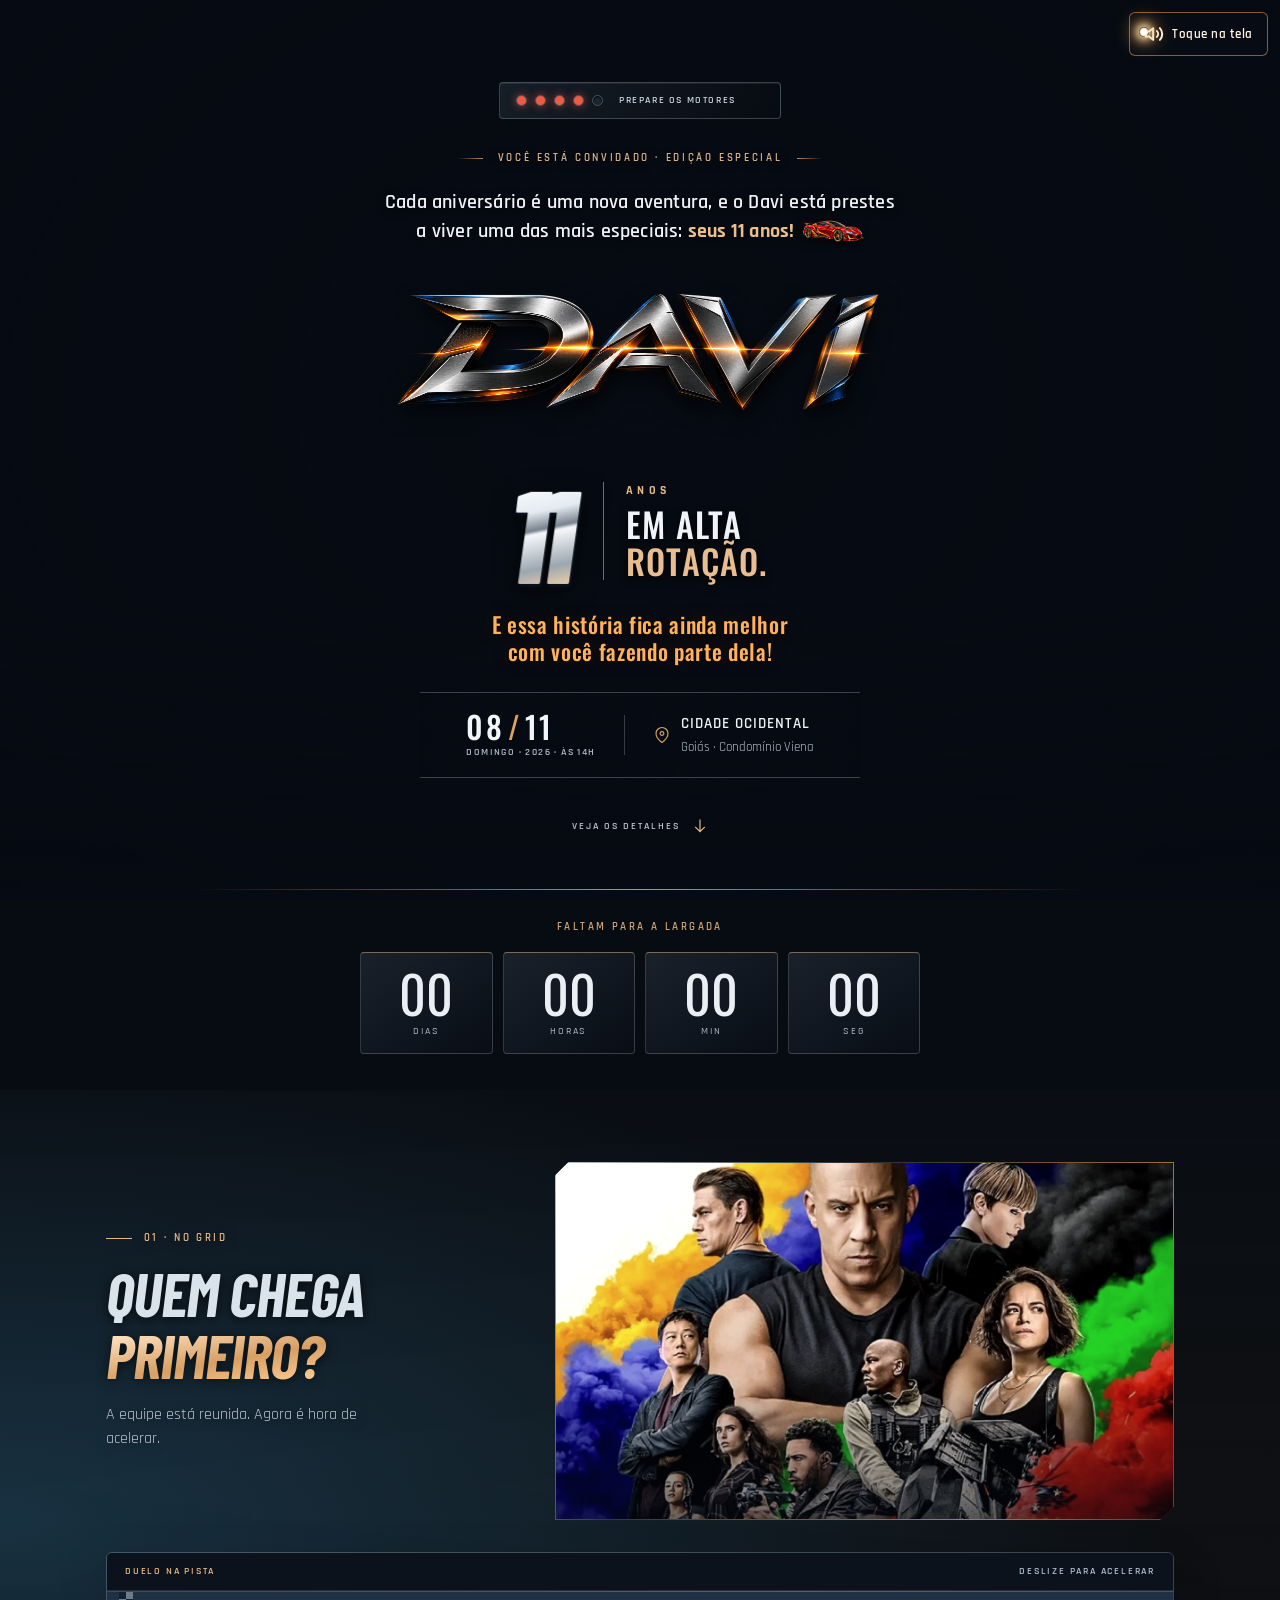
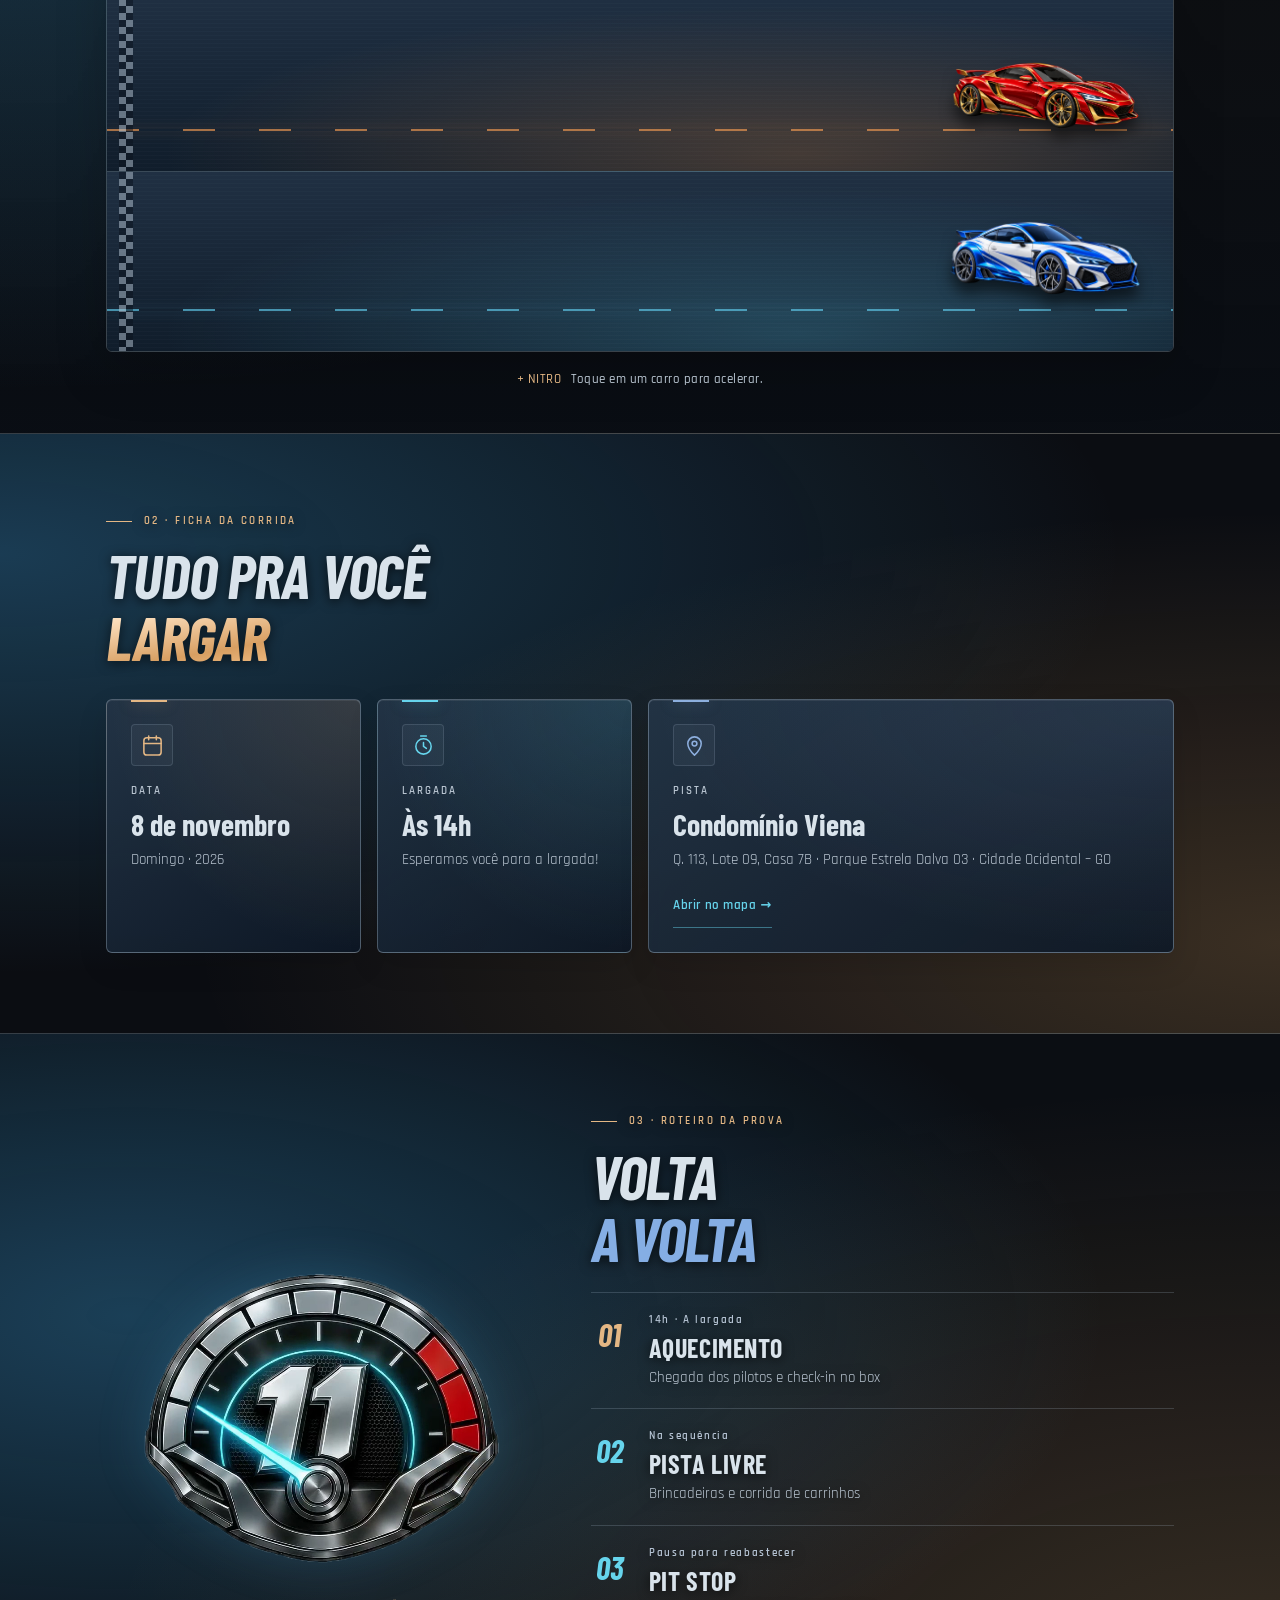
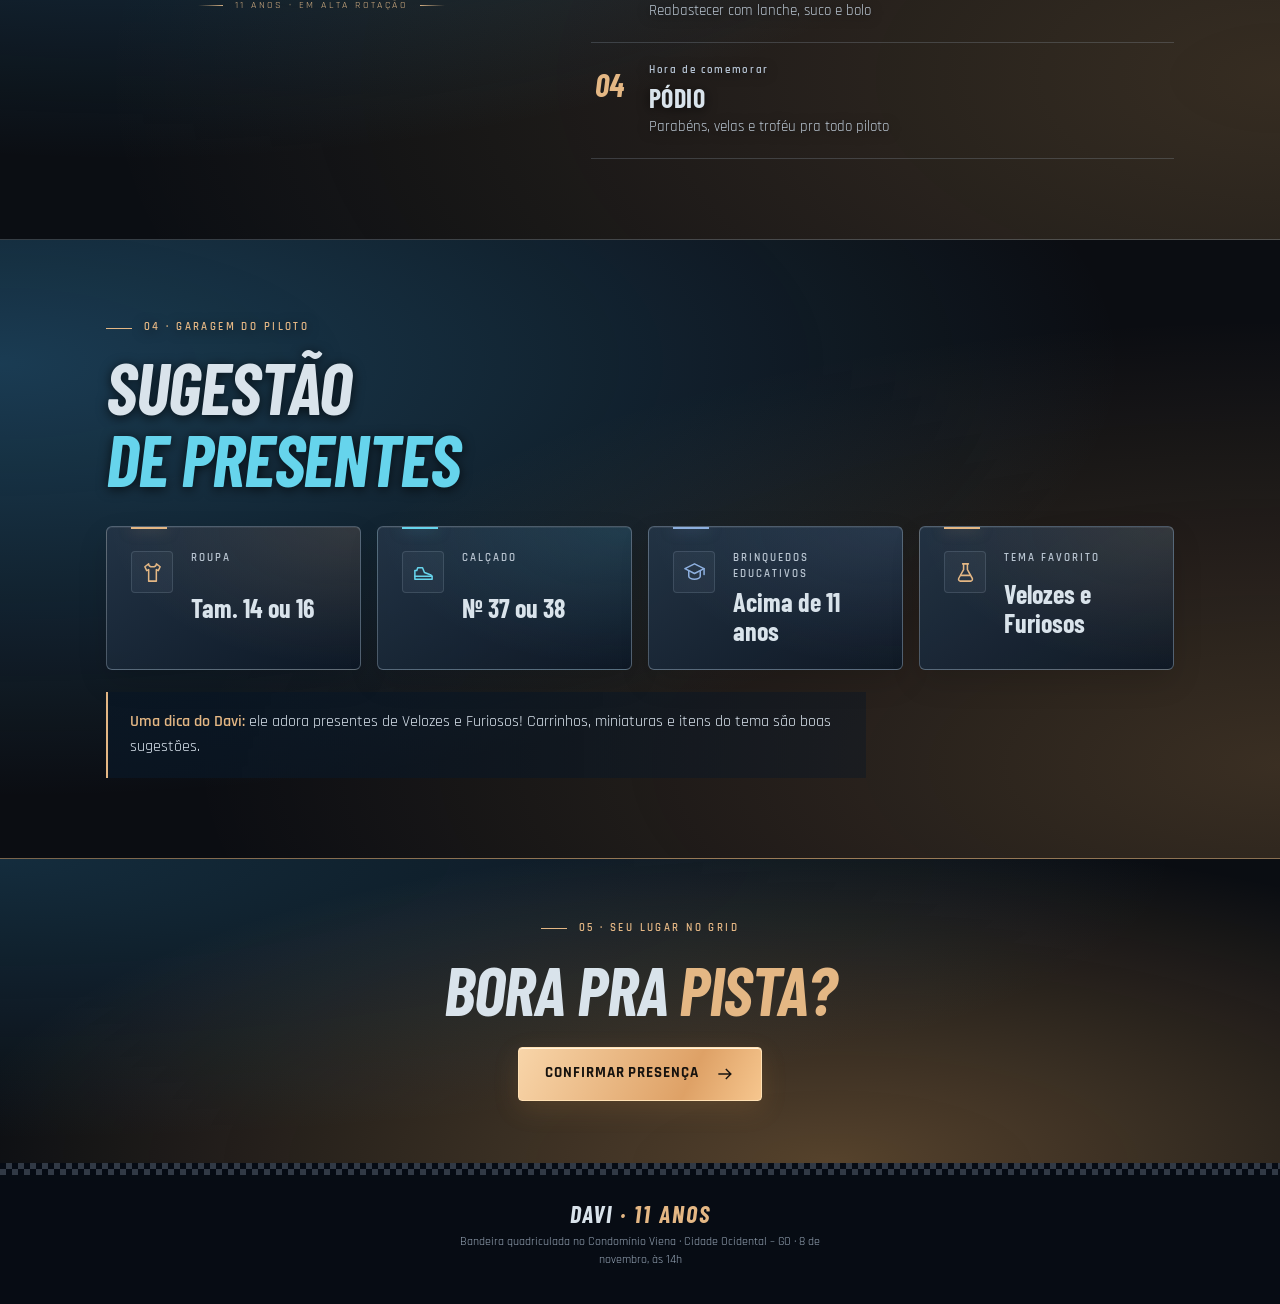
<file: index.html>
<!doctype html>
<html lang="pt-BR">
<head>
<meta charset="utf-8">
<meta name="viewport" content="width=device-width, initial-scale=1, viewport-fit=cover">
<title>Convite do Davi</title>
<meta name="description" content="Domingo, 08/11, às 14h · Condomínio Viena, Cidade Ocidental – GO. Toque para ver o convite do Davi e confirmar presença.">
<meta property="og:type" content="website">
<meta property="og:site_name" content="Convite do Davi">
<meta property="og:locale" content="pt_BR">
<meta property="og:title" content="Davi faz 11 anos e você está convidado!">
<meta property="og:description" content="Domingo, 08/11, às 14h · Condomínio Viena, Cidade Ocidental – GO. Toque para ver o convite e confirmar presença.">
<meta property="og:image" content="https://convite-davi-11-anos.pages.dev/og-banner.jpg?v=3">
<meta property="og:image:secure_url" content="https://convite-davi-11-anos.pages.dev/og-banner.jpg?v=3">
<meta property="og:image:type" content="image/jpeg">
<meta property="og:image:width" content="1200">
<meta property="og:image:height" content="630">
<meta property="og:image:alt" content="Convite do Davi, 11 anos: domingo 08/11 às 14h em Cidade Ocidental – GO">
<meta name="twitter:card" content="summary_large_image">
<meta name="twitter:title" content="Davi faz 11 anos e você está convidado!">
<meta name="twitter:description" content="Domingo, 08/11, às 14h · Cidade Ocidental – GO. Toque para ver o convite.">
<meta name="twitter:image" content="https://convite-davi-11-anos.pages.dev/og-banner.jpg?v=3">
<meta name="theme-color" content="#0A0F1E">
<link rel="image_src" href="https://convite-davi-11-anos.pages.dev/og-banner.jpg?v=3">
<meta name="claude:viewport-fit-sides" content="cover">
<link rel="preconnect" href="https://fonts.googleapis.com">
<link rel="preconnect" href="https://fonts.gstatic.com" crossorigin>
<link rel="stylesheet" href="https://fonts.googleapis.com/css2?family=Oswald:wght@500;600;700&family=Barlow+Condensed:ital,wght@0,700;0,800;0,900;1,700;1,900&family=Rajdhani:wght@500;600;700&display=swap">
<style>
/* Layout: noite de pista neon em faixas de largura total; conteúdo numa coluna de até 1100px, mobile primeiro */
:root{
  --night:#140B36; --track:#22175A; --deep:#0C0624; --line:#3A2C80;
  --orange:#FF8A00; --yellow:#FFD21A; --cyan:#19E3FF; --pink:#2454A6; --green:#2BFF88;
  --white:#FFF8EC; --muted:#CFC8F0;
  --display:'Oswald', 'Barlow Condensed', Impact, 'Arial Black', sans-serif;
  --body:'Rajdhani', 'Trebuchet MS', system-ui, sans-serif;
  color-scheme:dark;
}
*{box-sizing:border-box}
body{margin:0;background:transparent;color:var(--white);font-family:var(--body);font-size:18px;line-height:1.45;overflow-x:hidden}
body::before{content:"";position:fixed;inset:0;z-index:-2;background:linear-gradient(rgba(12,6,36,.5),rgba(12,6,36,.68)),#0C0624;pointer-events:none}
.page-video{position:fixed;inset:0;width:100%;height:100%;z-index:-1;object-fit:cover;object-position:center top;opacity:.68;filter:brightness(1.12) saturate(1.18) contrast(1.03);pointer-events:none}
.wrap{max-width:1100px;margin:0 auto;padding-left:max(16px,env(safe-area-inset-left,0px));padding-right:max(16px,env(safe-area-inset-right,0px))}
h1,h2,h3{font-family:var(--display);font-weight:700;margin:0;text-wrap:balance;line-height:.94;letter-spacing:.035em;text-transform:uppercase}
p{margin:0}
.eyebrow{font-weight:700;font-size:15px;letter-spacing:.22em;text-transform:uppercase;color:var(--cyan)}
section{position:relative}
.band{padding-block:72px}
.sec-head{display:flex;flex-direction:column;gap:10px;margin-bottom:32px}
.sec-head h2{font-size:clamp(34px,8vw,64px)}
.hl-o{color:var(--orange)} .hl-y{color:var(--yellow)} .hl-p{color:var(--pink)} .hl-c{color:var(--cyan)}
button{font:inherit;cursor:pointer}
:focus-visible{outline:3px solid var(--yellow);outline-offset:3px;border-radius:8px}

/* ---------- Som ---------- */
.sound{position:fixed;z-index:30;top:calc(12px + env(safe-area-inset-top,0px));right:calc(12px + env(safe-area-inset-right,0px));min-height:44px;padding:0 14px;border-radius:6px;border:1px solid rgba(212,222,231,.3);background:rgba(8,13,22,.9);color:#EDF1F5;font-weight:600;font-size:13px;letter-spacing:.04em;display:flex;align-items:center;gap:8px}
.sound svg{width:20px;height:20px}
.sound.is-off{border-color:rgba(255,157,69,.55);color:#FFF4E2;animation:soundPulse 1.6s ease-in-out infinite}
@keyframes soundPulse{0%,100%{box-shadow:0 0 0 0 rgba(255,157,69,.55),0 0 14px rgba(255,157,69,.25)}50%{box-shadow:0 0 0 8px rgba(255,157,69,0),0 0 22px rgba(255,157,69,.45)}}
/* uma faísca luminosa que dá a volta ao botão, devagar, enquanto o som está desligado */
.sound.is-off::after{content:"";position:absolute;width:10px;height:10px;margin:-5px 0 0 -5px;border-radius:50%;pointer-events:none;
  background:radial-gradient(circle,#FFFFFF 0 38%,#FFE6B0 52%,rgba(255,170,60,0) 76%);
  box-shadow:0 0 8px 3px rgba(255,236,190,.95),0 0 18px 7px rgba(255,160,50,.55);
  animation:sparkRun 4.5s linear infinite,sparkGlow 1.2s ease-in-out infinite}
@keyframes sparkRun{0%{left:0;top:0}38.5%{left:100%;top:0}50%{left:100%;top:100%}88.5%{left:0;top:100%}100%{left:0;top:0}}
@keyframes sparkGlow{50%{box-shadow:0 0 10px 4px rgba(255,244,215,1),0 0 24px 9px rgba(255,170,60,.7)}}

/* ---------- Hero ---------- */
.hero{position:relative;overflow:hidden;padding-block:82px 42px;text-align:center;background:transparent;color:#EFF2F6}
.hero::before{content:"";position:absolute;inset:0;pointer-events:none;background:radial-gradient(ellipse at 50% 45%,rgba(5,9,17,.12),rgba(5,9,17,.56)),linear-gradient(0deg,rgba(7,12,20,.85),transparent 32%)}
.hero::after{content:"";position:absolute;bottom:0;left:15%;right:15%;height:1px;background:linear-gradient(90deg,transparent,#CE9153,transparent)}
.hero-in{position:relative;z-index:1;display:flex;flex-direction:column;align-items:center}
.hero-ignition{display:flex;align-items:center;gap:16px;padding:10px 16px;border:1px solid rgba(183,196,209,.28);border-radius:4px;background:linear-gradient(120deg,rgba(25,33,43,.88),rgba(8,12,19,.65));box-shadow:inset 0 1px 0 rgba(255,255,255,.08)}
.hero-kicker{display:flex;align-items:center;gap:15px;margin-top:32px;color:#D7B18A;font-size:11px;line-height:1.4;font-weight:600;letter-spacing:.24em;text-transform:uppercase;text-shadow:0 2px 8px #000}
.hero-kicker::before,.hero-kicker::after{content:"";width:25px;height:1px;background:linear-gradient(90deg,transparent,#C28A52)}
.hero-kicker::after{transform:rotate(180deg)}
.wordmark-wrap{position:relative;width:min(70vw,502px);margin:8px 0 16px;isolation:isolate;line-height:0}
.hero-wordmark{display:block;width:100%;height:auto;filter:drop-shadow(0 8px 10px rgba(0,0,0,.7));animation:wordmarkEnter 1.2s cubic-bezier(.15,.9,.25,1) both .25s}
.wordmark-wrap::before,.wordmark-wrap::after{content:"";position:absolute;z-index:2;left:-22%;width:144%;height:5px;pointer-events:none;opacity:0;background:linear-gradient(90deg,transparent 0%,rgba(255,138,0,0) 18%,#FFD21A 42%,#FFF8EC 50%,#FF8A00 58%,rgba(255,138,0,0) 82%,transparent 100%);box-shadow:0 0 10px #FF8A00,0 0 28px rgba(255,138,0,.9);transform:skewX(-20deg) translateX(-70%)}
.wordmark-wrap::before{top:39%;animation:goldRay 3.8s ease-in-out 1.7s infinite}
.wordmark-wrap::after{top:64%;height:3px;animation:goldRay 3.8s ease-in-out 3.3s infinite}
@keyframes goldRay{0%,58%{opacity:0;transform:skewX(-20deg) translateX(-70%)}64%{opacity:1}74%{opacity:.9;transform:skewX(-20deg) translateX(70%)}80%,100%{opacity:0;transform:skewX(-20deg) translateX(90%)}}
@keyframes wordmarkEnter{from{opacity:0;transform:translateX(-90vw) skewX(-8deg);filter:blur(7px) drop-shadow(0 8px 10px rgba(0,0,0,.7))}to{opacity:1;transform:none;filter:drop-shadow(0 8px 10px rgba(0,0,0,.7))}}
.lights{display:flex;gap:8px;flex:none}
.lights span{width:11px;height:11px;border-radius:50%;background:#1C2630;border:1px solid #465360;box-shadow:inset 0 1px 2px #000;transition:background .2s,box-shadow .2s}
.lights span.on{background:#EF5A43;box-shadow:0 0 9px rgba(239,90,67,.6)}
.lights.green span{background:#65E3A1;box-shadow:0 0 9px rgba(101,227,161,.5)}
.go{min-width:145px;text-align:left;color:#CBD3DB;font-size:10px;font-weight:600;letter-spacing:.16em;text-transform:uppercase;transition:color .3s}
.go.show{color:#B0E4C8}
.hero-edition{display:flex;align-items:center;justify-content:center;gap:24px;position:relative;text-align:left;margin-top:4px;animation:editionEnter .8s ease-out .6s both}
.edition-number{font-family:'Barlow Condensed',Impact,sans-serif;font-weight:800;font-size:132px;line-height:.85;letter-spacing:-.07em;padding-right:8px;background:linear-gradient(168deg,#FFF 6%,#E3EAF1 33%,#76818C 48%,#F6F8FB 51%,#9CA7B0 80%,#F5D2A8 100%);background-clip:text;-webkit-background-clip:text;color:transparent;filter:drop-shadow(2px 3px 0 #0A1019) drop-shadow(0 5px 12px rgba(0,0,0,.65));transform:skewX(-8deg)}
.edition-copy{border-left:1px solid rgba(222,170,104,.6);padding-left:22px}
.edition-label{display:block;color:#E4B784;font-size:12px;font-weight:700;letter-spacing:.36em;margin-bottom:7px;text-transform:uppercase}
.edition-title{font-family:'Oswald','Arial Narrow',sans-serif;font-weight:500;font-size:34px;line-height:1.08;letter-spacing:.035em;color:#F0F3F7;text-shadow:0 3px 9px #000}
.edition-title span{color:#E8BD8F}
.hero-invite{margin-top:25px;color:#D6DEE8;font-size:17px;font-weight:500;letter-spacing:.035em;text-shadow:0 2px 7px #000}
.hero-story-lead{max-width:32rem;margin-top:22px;color:#EEF2F7;font-size:20px;line-height:1.45;font-weight:600;letter-spacing:.01em;text-align:center;text-wrap:balance;text-shadow:0 2px 8px #000}
.hero-story-lead strong{color:#E8BD8F;font-weight:700}
.mini-car{display:inline-block;width:auto;height:1.55em;margin:-.3em 0 -.25em .35em;vertical-align:middle;filter:drop-shadow(0 3px 4px rgba(0,0,0,.7));animation:miniCarIn 1s cubic-bezier(.2,1.1,.3,1) 1.4s both,miniCarIdle .35s ease-in-out 2.4s infinite alternate}
@keyframes miniCarIn{from{opacity:0;transform:translateX(-60px)}to{opacity:1;transform:none}}
@keyframes miniCarIdle{to{transform:translateY(-1px)}}
/* brilho metálico que passa por dentro das letras do nome */
.wordmark-shine{position:absolute;inset:0;z-index:3;pointer-events:none;
  -webkit-mask:url(./wordmark-davi-metal.png) center/100% 100% no-repeat;mask:url(./wordmark-davi-metal.png) center/100% 100% no-repeat;
  background:linear-gradient(105deg,transparent 0 40%,rgba(255,255,255,.85) 47%,#FFF6DF 50%,rgba(255,214,150,.75) 53%,transparent 60% 100%) no-repeat;
  background-size:250% 100%;background-position:120% 0;mix-blend-mode:screen;
  animation:nameShine 4.2s ease-in-out 1.6s infinite}
@keyframes nameShine{0%{background-position:120% 0}45%,100%{background-position:-20% 0}}
.hero-story-invite{max-width:30rem;margin-top:24px;text-align:center;text-wrap:balance;font-family:'Oswald','Arial Narrow',sans-serif;font-weight:500;font-size:22px;line-height:1.25;letter-spacing:.03em;color:#FFB25C;text-shadow:0 2px 10px rgba(0,0,0,.9),0 0 18px rgba(255,138,0,.25)}
.event-strip{display:flex;align-items:center;justify-content:center;gap:28px;width:min(100%,440px);margin-top:26px;padding:18px 8px;border-block:1px solid rgba(197,211,224,.28);background:linear-gradient(90deg,transparent,rgba(7,12,20,.48),transparent);text-align:left}
.event-date{display:flex;flex-direction:column;gap:3px}
.event-date b{font-family:'Oswald',sans-serif;font-size:31px;line-height:1;font-weight:500;letter-spacing:.07em;color:#F3F6F9}
.event-date b span{color:#DCA262;font-weight:400;padding-inline:4px}
.event-date>span{font-size:10px;letter-spacing:.14em;color:#AEBAC7;font-weight:600}
.event-divider{height:40px;width:1px;background:rgba(197,211,224,.25)}
.event-place{display:flex;align-items:center;gap:10px}
.event-place svg{width:18px;height:22px;flex:none;stroke:#DCA262}
.event-place strong{display:block;font-weight:600;font-size:15px;letter-spacing:.07em;color:#EEF2F7}
.event-place small{display:block;color:#B9C5D1;font-size:13px;margin-top:3px}
.hero-scroll{display:flex;align-items:center;gap:12px;margin-top:26px;padding:10px 6px;min-height:44px;color:#B8C3CE;text-decoration:none;font-size:10px;letter-spacing:.2em;font-weight:600}
.hero-scroll svg{height:16px;width:16px;stroke:#E4B784;animation:scrollHint 2.6s ease-in-out infinite}
.hero-scroll:hover{color:#FFF}
@keyframes scrollHint{0%,100%{transform:translateY(-2px)}50%{transform:translateY(3px)}}
@keyframes editionEnter{from{opacity:0;transform:translateY(12px)}to{opacity:1;transform:none}}
.btn{min-height:56px;padding:0 28px;border:0;border-radius:8px;background:var(--orange);color:var(--deep);font-family:var(--display);font-weight:900;font-style:italic;font-size:20px;letter-spacing:.08em;text-transform:uppercase;box-shadow:0 6px 0 #A23A00;transition:transform .1s,box-shadow .1s}
.btn:active{transform:translateY(5px);box-shadow:0 1px 0 #A23A00}
.btn.alt{background:var(--cyan);box-shadow:0 6px 0 #087C8F}
.btn.alt:active{box-shadow:0 1px 0 #087C8F}
.car svg{display:block;width:100%;height:auto;overflow:visible;filter:drop-shadow(0 12px 8px rgba(0,0,0,.5))}
.car-render{display:block;width:100%;height:auto;filter:drop-shadow(0 12px 8px rgba(0,0,0,.55));mix-blend-mode:screen;transform:scale(.86)}
.car:hover .car-render{filter:drop-shadow(0 0 18px rgba(34,227,255,.65)) drop-shadow(0 12px 8px rgba(0,0,0,.55))}
.car:hover svg{filter:drop-shadow(0 0 14px rgba(34,227,255,.55)) drop-shadow(0 12px 8px rgba(0,0,0,.5))}
.car .flame{opacity:0;transform-origin:right center;transform-box:fill-box}
.car.boost .flame{opacity:1;animation:flick .08s ease-in-out infinite alternate}
@keyframes flick{from{transform:scaleX(.7)}to{transform:scaleX(1.2)}}
.car.boost .body{animation:shake .08s linear infinite}
@keyframes shake{0%{transform:translate(0,0)}50%{transform:translate(1px,-1px)}100%{transform:translate(-1px,1px)}}
.car{cursor:pointer;-webkit-tap-highlight-color:transparent;background:none;border:0;padding:0;width:100%}

/* ---------- Contagem ---------- */
.count{background:rgba(7,12,20,.94);color:#E9EFF5;padding-block:30px 36px}
.count .wrap{display:flex;flex-direction:column;align-items:center;gap:16px;text-align:center}
.count .eyebrow{color:#CDA474;font-size:11px;letter-spacing:.22em}
.clock{display:grid;grid-template-columns:repeat(4,minmax(0,1fr));gap:10px;width:100%;max-width:560px}
.clock div{background:linear-gradient(145deg,rgba(36,44,55,.68),rgba(10,15,24,.7));color:#E9EFF5;border:1px solid rgba(189,204,218,.22);border-top-color:rgba(229,189,139,.5);border-radius:4px;padding:14px 4px;display:flex;flex-direction:column;align-items:center}
.clock b{font-family:var(--display);font-weight:400;font-size:clamp(30px,9vw,52px);font-variant-numeric:tabular-nums;line-height:1}
.clock span{font-weight:500;font-size:10px;letter-spacing:.18em;text-transform:uppercase;color:#A7B6C6;margin-top:5px}

/* ---------- Corrida no scroll ---------- */
.race{background:rgba(12,6,36,.54);padding-block:64px 40px;overflow:hidden}
.lane{position:relative;height:clamp(110px,24vw,170px);background:linear-gradient(180deg,#24185B 0 68%,#0A0818 69% 100%);border-top:3px solid rgba(34,227,255,.28);overflow:hidden}
.lane::before{content:"";position:absolute;left:0;right:0;bottom:25%;height:4px;background:repeating-linear-gradient(90deg,rgba(255,210,63,.95) 0 44px,transparent 44px 92px);animation:laneDash .55s linear infinite;filter:drop-shadow(0 0 5px rgba(255,210,63,.7))}
@keyframes laneDash{to{background-position:-92px 0}}
.lane:last-of-type{border-bottom:3px dashed var(--line)}
.lane::after{content:"";position:absolute;right:0;top:0;bottom:0;width:28px;background:repeating-conic-gradient(var(--white) 0 25%,var(--deep) 0 50%) 0 0/14px 14px}
.racer{position:absolute;left:0;bottom:16px;width:min(42vw,220px);will-change:transform}
.tap-hint{text-align:center;margin-top:20px;font-weight:800;color:var(--muted)}

/* ---------- Cartões ---------- */
.grid{display:grid;grid-template-columns:repeat(auto-fit,minmax(min(100%,230px),1fr));gap:16px}
.card{background:var(--track);border:3px solid var(--line);border-radius:24px;padding:24px;display:flex;flex-direction:column;gap:10px;min-width:0}
.badge{width:56px;height:56px;border-radius:18px;display:grid;place-items:center;color:var(--deep)}
.badge svg{width:30px;height:30px}
.b-o{background:var(--orange)} .b-c{background:var(--cyan)} .b-p{background:var(--pink)} .b-y{background:var(--yellow)} .b-g{background:var(--green)}
.card .lbl{font-weight:800;font-size:14px;letter-spacing:.16em;text-transform:uppercase;color:var(--muted)}
.card .val{font-family:var(--display);font-size:clamp(26px,6vw,34px);line-height:1.05}
.card .sub{color:var(--muted);font-size:17px}
.map{display:inline-flex;align-items:center;gap:8px;min-height:44px;align-self:flex-start;padding:0 18px;border-radius:999px;background:var(--cyan);color:var(--deep);font-weight:800;text-decoration:none}
.map:hover{background:var(--white)}

.in.reveal{animation:reveal .8s cubic-bezier(.2,.9,.3,1) both}
@keyframes reveal{from{opacity:0;transform:translateY(50px) scale(.94)}to{opacity:1;transform:none}}
.driver-strip{width:calc(100% - 40px);max-width:680px;margin:0 auto 32px;pointer-events:none}
.cast-artwork{position:relative;padding:1px;overflow:hidden;background:linear-gradient(125deg,#b8c4ce,rgba(184,196,206,.16) 35%,#b77935 76%,rgba(184,196,206,.3));clip-path:polygon(14px 0,100% 0,100% calc(100% - 14px),calc(100% - 14px) 100%,0 100%,0 14px)}
.cast-artwork::after{content:'';position:absolute;inset:1px;pointer-events:none;background:linear-gradient(180deg,transparent 60%,rgba(4,9,18,.58))}
.driver-strip img{display:block;width:100%;height:auto;aspect-ratio:1380/797;object-fit:contain;filter:saturate(.75) contrast(1.04)}
.racer .car-render{animation:carCruise 2.4s ease-in-out infinite}
@keyframes carCruise{0%,100%{transform:scaleX(-1) scale(.86) translateX(0)}50%{transform:scaleX(-1) scale(.86) translateX(5px)}}
.racer .car.boost .car-render{animation:carBoost .12s linear infinite}
@keyframes carBoost{0%{transform:scaleX(-1) scale(.86) translateX(0)}50%{transform:scaleX(-1) scale(.9) translateX(7px)}100%{transform:scaleX(-1) scale(.86) translateX(0)}}
.in.flip{animation:flip .9s cubic-bezier(.2,1.1,.3,1) both}
@keyframes flip{from{opacity:0;transform:perspective(900px) rotateY(-90deg) scale(.9)}to{opacity:1;transform:perspective(900px) rotateY(0)}}
.gift{transition:transform .2s}
.gift.jump{animation:jump .6s cubic-bezier(.2,1.6,.4,1)}
@keyframes jump{0%{transform:none}40%{transform:translateY(-18px) rotate(-4deg)}100%{transform:none}}

/* ---------- Velocímetro + roteiro ---------- */
.split{display:flex;flex-wrap:wrap;gap:40px;align-items:center}
.gauge{flex:1 1 280px;min-width:0;display:flex;justify-content:center}
/* The WebM contains its own contour alpha; no color blending or polygon crop. */
.gauge-video{display:block;width:100%;max-width:380px;height:auto;aspect-ratio:53/44;object-fit:contain;background:transparent}
.laps{flex:999 1 340px;min-width:0;display:flex;flex-direction:column;gap:14px}
.lap{display:flex;gap:16px;align-items:center;background:linear-gradient(115deg,rgba(21,35,59,.94),rgba(8,15,30,.94));border:1px solid rgba(153,177,198,.28);border-left:4px solid var(--cyan);border-radius:12px;padding:16px 18px;box-shadow:0 10px 22px rgba(0,0,0,.28),inset 0 1px 0 rgba(255,255,255,.08);transition:transform .2s,border-color .2s,box-shadow .2s}
.lap:hover{transform:translateX(8px);border-color:var(--orange);box-shadow:0 0 20px rgba(255,138,0,.18),inset 0 1px 0 rgba(255,255,255,.12)}
.lap .n{flex:none;width:50px;height:50px;border-radius:12px;clip-path:polygon(14% 0,86% 0,100% 14%,100% 86%,86% 100%,14% 100%,0 86%,0 14%);display:grid;place-items:center;font-family:'Oswald',sans-serif;font-weight:700;font-size:22px;color:#071225;background:linear-gradient(145deg,#F8FAFC,#8D9AA7);box-shadow:0 0 0 2px rgba(255,255,255,.25),0 4px 10px rgba(0,0,0,.35)}
.lap h3{font-size:24px;letter-spacing:.06em;color:#F4F7FA}
.lap p{color:var(--muted);font-size:17px}
.lap .t{font-weight:800;color:var(--yellow);font-size:15px;letter-spacing:.08em}

/* ---------- RSVP ---------- */
.rsvp{padding-block:42px;background:var(--cyan);color:var(--deep)}
.rsvp .wrap{display:flex;flex-direction:column;align-items:center;gap:20px;text-align:center}
.rsvp h2{font-size:clamp(32px,7vw,58px);color:var(--deep)}
.rsvp .eyebrow{color:var(--deep)}
.rsvp p.info{font-weight:700;font-size:19px;max-width:34ch}
.rsvp .btn.alt{background:var(--orange);box-shadow:0 6px 0 #A23A00}
.done{display:flex;flex-direction:column;align-items:center;gap:12px}
.done strong{font-family:var(--display);font-weight:400;font-size:clamp(30px,8vw,48px);color:var(--white);text-shadow:3px 3px 0 var(--deep)}
.ghost{min-height:44px;padding:0 20px;border-radius:999px;border:3px solid var(--deep);background:transparent;color:var(--deep);font-weight:800}

footer{background:var(--deep)}
.check{height:56px;background:repeating-conic-gradient(var(--white) 0 25%,var(--deep) 0 50%) 0 0/28px 28px;animation:wave 2s ease-in-out infinite alternate}
@keyframes wave{from{background-position:0 0}to{background-position:28px 0}}
footer .wrap{padding-block:36px 48px;text-align:center;display:flex;flex-direction:column;gap:6px}
footer h2{font-size:28px;color:var(--yellow)}
footer p{color:var(--muted)}

#confetti{position:fixed;inset:0;width:100%;height:100%;pointer-events:none;z-index:40}
#zapFlash{position:fixed;inset:0;pointer-events:none;z-index:39;background:radial-gradient(circle at var(--zx,50%) var(--zy,50%),rgba(170,235,255,.38),rgba(120,160,255,.10) 35%,transparent 65%);opacity:0;transition:opacity .25s ease-out}
#zapFlash.on{opacity:1;transition:none}
.hero-ignition{cursor:pointer;-webkit-tap-highlight-color:transparent}
.hero-ignition:focus-visible{outline:2px solid #FF9D45;outline-offset:6px;border-radius:8px}

@media (prefers-reduced-motion: reduce){
  *,*::before,*::after{animation:none!important;transition:none!important}
}
@media (max-width:600px){
  body{font-size:16px}
  .hero{padding-block:78px 25px}
  .hero-ignition{gap:12px;padding:9px 12px}
  .lights{gap:6px}
  .lights span{width:9px;height:9px}
  .go{min-width:136px;font-size:9px}
  .hero-kicker{font-size:9px;letter-spacing:.18em;gap:10px;margin-top:28px}
  .hero-kicker::before,.hero-kicker::after{width:18px}
  .wordmark-wrap{width:min(75vw,391px)}
  .hero-edition{gap:19px;margin-top:8px}
  .edition-number{font-size:110px}
  .edition-copy{padding-left:17px}
  .edition-title{font-size:29px}
  .edition-label{font-size:10px;letter-spacing:.3em}
  .hero-invite{font-size:15px;margin-top:23px}
  .hero-story-lead{font-size:17px;margin-top:18px}
  .hero-story-invite{font-size:19px;margin-top:20px}
  .event-strip{gap:19px;padding:16px 0;margin-top:22px}
  .event-date b{font-size:28px}
  .event-date>span{font-size:9px}
  .event-place{gap:7px}
  .event-place strong{font-size:13px}
  .event-place small{font-size:12px}
  .hero-scroll{margin-top:19px;font-size:9px}
  .split{gap:22px}
  .gauge{flex-basis:100%}
  .laps{flex-basis:100%}
  .lap{padding:13px 12px;gap:11px}
  .lap .n{width:43px;height:43px;font-size:19px}
  .lap h3{font-size:21px}
  .lap p{font-size:15px}
  .card{padding:18px;border-radius:16px}
  .rsvp{padding-block:34px}
}
</style>
<link rel="stylesheet" href="./theme.css">
</head>
<body>

<video class="page-video" id="pageVideo" autoplay muted loop playsinline preload="auto" aria-hidden="true">
<source src="./1029-web.mp4" type="video/mp4">
</video>

<button class="sound is-off" id="sound" type="button" aria-pressed="false" aria-label="Toque na tela para ligar o som"><svg viewBox="0 0 24 24" fill="none" stroke="currentColor" stroke-width="2.4" stroke-linecap="round" stroke-linejoin="round" aria-hidden="true"><polygon points="11 5 6 9 2 9 2 15 6 15 11 19 11 5"></polygon><path d="M15.5 8.5a5 5 0 0 1 0 7"></path><path d="M19 5a10 10 0 0 1 0 14"></path></svg><span id="soundTxt">Toque na tela</span></button>
<canvas id="confetti" aria-hidden="true"></canvas>
<div id="zapFlash" aria-hidden="true"></div>

<header class="hero">
  <div class="wrap hero-in">
    <div class="hero-ignition" id="ignition" role="button" tabindex="0" aria-label="Dar a largada no sinal">
      <div class="lights" id="lights" role="img" aria-label="Semáforo de largada"><span></span><span></span><span></span><span></span><span></span></div>
      <p class="go" id="go" role="status">Prepare os motores</p>
    </div>
    <p class="hero-kicker">Você está convidado · Edição especial</p>
    <p class="hero-story-lead">Cada aniversário é uma nova aventura, e o Davi está prestes a viver uma das mais especiais: <strong>seus 11 anos!</strong><img class="mini-car" src="./carro-vermelho-realista.png" width="1774" height="887" alt=""></p>
    <h1 class="wordmark-wrap"><img class="hero-wordmark" src="./wordmark-davi-metal.png" width="1983" height="793" alt="Davi"><span class="wordmark-shine" aria-hidden="true"></span></h1>
    <div class="hero-edition">
      <span class="edition-number">11</span>
      <div class="edition-copy">
        <span class="edition-label">Anos</span>
        <p class="edition-title">EM ALTA<br><span>ROTAÇÃO.</span></p>
      </div>
    </div>
    <p class="hero-story-invite">E essa história fica ainda melhor com você fazendo parte dela!</p>
    <div class="event-strip">
      <time class="event-date" datetime="2026-11-08T14:00:00-03:00"><b>08<span>/</span>11</b><span>DOMINGO · 2026 · ÀS 14H</span></time>
      <span class="event-divider" aria-hidden="true"></span>
      <p class="event-place"><svg viewBox="0 0 24 24" fill="none" stroke-width="1.5" aria-hidden="true"><path d="M20 10c0 6-8 12-8 12S4 16 4 10a8 8 0 1 1 16 0Z"/><circle cx="12" cy="10" r="2.5"/></svg><span><strong>CIDADE OCIDENTAL</strong><small>Goiás · Condomínio Viena</small></span></p>
    </div>
    <a class="hero-scroll" href="#contagem">VEJA OS DETALHES<svg viewBox="0 0 20 20" fill="none" stroke-width="1.5" aria-hidden="true"><path d="M10 2v15M4 11l6 6 6-6"/></svg></a>
  </div>
</header>

<section class="count" id="contagem" aria-label="Contagem regressiva">
  <div class="wrap">
    <p class="eyebrow">Faltam para a largada</p>
    <div class="clock">
      <div><b id="cd-d">00</b><span>dias</span></div>
      <div><b id="cd-h">00</b><span>horas</span></div>
      <div><b id="cd-m">00</b><span>min</span></div>
      <div><b id="cd-s">00</b><span>seg</span></div>
    </div>
  </div>
</section>

<section class="race" id="race" aria-label="Corrida dos carros">
  <div class="wrap race-intro">
    <div class="sec-head reveal">
      <p class="eyebrow">01 · No grid</p>
      <h2>Quem chega <span class="hl-y">primeiro?</span></h2>
      <p class="section-note">A equipe está reunida. Agora é hora de acelerar.</p>
    </div>
    <div class="driver-strip reveal">
      <div class="cast-artwork"><img src="./personagens-velozes-furiosos.png" width="1380" height="797" loading="lazy" decoding="async" alt="Montagem fotográfica dos personagens de Velozes e Furiosos"></div>
    </div>
  </div>
  <div class="track-stage" id="track">
    <div class="track-label"><span>Duelo na pista</span><span>Deslize para acelerar</span></div>
    <div class="lane"><div class="racer" id="r1"><button class="car" type="button" data-c1="#FF6B1A" data-c2="#FFD60A" aria-label="Carro vermelho — toque para dar nitro"></button></div></div>
    <div class="lane lane--blue"><div class="racer" id="r2"><button class="car" type="button" data-c1="#19E3FF" data-c2="#85AEE4" aria-label="Carro azul — toque para dar nitro"></button></div></div>
  </div>
  <p class="tap-hint wrap"><span>+ NITRO</span> Toque em um carro para acelerar.</p>
</section>

<section class="band" id="detalhes">
  <div class="wrap">
    <div class="sec-head reveal">
      <p class="eyebrow">02 · Ficha da corrida</p>
      <h2>Tudo pra você <span class="hl-o">largar</span></h2>
    </div>
    <div class="grid facts-grid">
      <article class="card flip">
        <div class="badge b-o"><svg viewBox="0 0 24 24" fill="none" stroke="currentColor" stroke-width="2.4" stroke-linecap="round" stroke-linejoin="round" aria-hidden="true"><rect x="3" y="4" width="18" height="18" rx="3"></rect><line x1="16" y1="2" x2="16" y2="6"></line><line x1="8" y1="2" x2="8" y2="6"></line><line x1="3" y1="10" x2="21" y2="10"></line></svg></div>
        <p class="lbl">Data</p><p class="val">8 de novembro</p><p class="sub">Domingo · 2026</p>
      </article>
      <article class="card flip" style="animation-delay:.12s">
        <div class="badge b-c"><svg viewBox="0 0 24 24" fill="none" stroke="currentColor" stroke-width="2.4" stroke-linecap="round" stroke-linejoin="round" aria-hidden="true"><circle cx="12" cy="13" r="8"></circle><polyline points="12 9 12 13 15 15"></polyline><line x1="9" y1="2" x2="15" y2="2"></line></svg></div>
        <p class="lbl">Largada</p><p class="val">Às 14h</p><p class="sub">Esperamos você para a largada!</p>
      </article>
      <article class="card card--location flip" style="animation-delay:.24s">
        <div class="badge b-p"><svg viewBox="0 0 24 24" fill="none" stroke="currentColor" stroke-width="2.4" stroke-linecap="round" stroke-linejoin="round" aria-hidden="true"><path d="M12 22s7-6.2 7-12a7 7 0 0 0-14 0c0 5.8 7 12 7 12z"></path><circle cx="12" cy="10" r="2.5"></circle></svg></div>
        <p class="lbl">Pista</p><p class="val">Condomínio Viena</p>
        <p class="sub">Q. 113, Lote 09, Casa 7B · Parque Estrela Dalva 03 · Cidade Ocidental – GO</p>
        <a class="map" href="https://www.google.com/maps/search/?api=1&amp;query=Q.113+Lote+09+Casa+7B+Condom%C3%ADnio+Viena+Parque+Estrela+Dalva+03+Cidade+Ocidental+GO" target="_blank" rel="noopener">Abrir no mapa →</a>
      </article>
    </div>
  </div>
</section>

<section class="band program" id="programacao">
  <div class="wrap split">
    <div class="gauge reveal" id="gaugeBox">
      <video class="gauge-video" width="848" height="704" muted loop playsinline preload="metadata" poster="./velocimetro-recortado-poster.png" aria-label="Velocímetro animado marcando 11 anos">
        <source src="./velocimetro-loop.webm" type="video/webm">
      </video>
      <p class="gauge-caption">11 anos · Em alta rotação</p>
    </div>
    <div class="laps">
      <div class="sec-head reveal">
        <p class="eyebrow">03 · Roteiro da prova</p>
        <h2>Volta <span class="hl-p">a volta</span></h2>
      </div>
      <div class="lap reveal"><div class="n">01</div><div><p class="t">14h · A largada</p><h3>Aquecimento</h3><p>Chegada dos pilotos e check-in no box</p></div></div>
      <div class="lap reveal" style="animation-delay:.1s"><div class="n">02</div><div><p class="t">Na sequência</p><h3>Pista livre</h3><p>Brincadeiras e corrida de carrinhos</p></div></div>
      <div class="lap reveal" style="animation-delay:.2s"><div class="n">03</div><div><p class="t">Pausa para reabastecer</p><h3>Pit stop</h3><p>Reabastecer com lanche, suco e bolo</p></div></div>
      <div class="lap reveal" style="animation-delay:.3s"><div class="n">04</div><div><p class="t">Hora de comemorar</p><h3>Pódio</h3><p>Parabéns, velas e troféu pra todo piloto</p></div></div>
    </div>
  </div>
</section>

<section class="band" id="presentes">
  <div class="wrap">
    <div class="sec-head reveal">
      <p class="eyebrow">04 · Garagem do piloto</p>
      <h2>Sugestão <span class="hl-c">de presentes</span></h2>
    </div>
    <div class="grid gifts-grid">
      <button type="button" class="card gift flip" style="text-align:left;color:inherit;font:inherit">
        <span class="badge b-g"><svg viewBox="0 0 24 24" fill="none" stroke="currentColor" stroke-width="2.4" stroke-linecap="round" stroke-linejoin="round" aria-hidden="true"><path d="M8 3 4 6l2 4 2-1v12h8V9l2 1 2-4-4-3c0 2-2 3-4 3S8 5 8 3z"></path></svg></span>
        <span class="lbl">Roupa</span><span class="val">Tam. 14 ou 16</span>
      </button>
      <button type="button" class="card gift flip" style="text-align:left;color:inherit;font:inherit;animation-delay:.12s">
        <span class="badge b-o"><svg viewBox="0 0 24 24" fill="none" stroke="currentColor" stroke-width="2.4" stroke-linecap="round" stroke-linejoin="round" aria-hidden="true"><path d="M3 16v3h18v-2c0-1.5-1-2.5-2.5-3L13 12l-2-5H6L5 10H3z"></path><line x1="3" y1="16" x2="21" y2="16"></line></svg></span>
        <span class="lbl">Calçado</span><span class="val">Nº 37 ou 38</span>
      </button>
      <button type="button" class="card gift flip" style="text-align:left;color:inherit;font:inherit;animation-delay:.18s">
        <span class="badge b-y"><svg viewBox="0 0 24 24" fill="none" stroke="currentColor" stroke-width="2.4" stroke-linecap="round" stroke-linejoin="round" aria-hidden="true"><path d="M12 3 2 8l10 5 10-5-10-5z"></path><path d="M6 10.5V16c0 1.5 2.7 3 6 3s6-1.5 6-3v-5.5"></path><line x1="22" y1="8" x2="22" y2="14"></line></svg></span>
        <span class="lbl">Brinquedos educativos</span><span class="val">Acima de 11 anos</span>
      </button>
      <button type="button" class="card gift flip" style="text-align:left;color:inherit;font:inherit;animation-delay:.3s">
        <span class="badge b-p"><svg viewBox="0 0 24 24" fill="none" stroke="currentColor" stroke-width="2.4" stroke-linecap="round" stroke-linejoin="round" aria-hidden="true"><path d="M9 3h6"></path><path d="M10 3v6l-5 9a2 2 0 0 0 1.7 3h10.6a2 2 0 0 0 1.7-3l-5-9V3"></path><line x1="7" y1="15" x2="17" y2="15"></line></svg></span>
        <span class="lbl">Tema favorito</span><span class="val">Velozes e Furiosos</span>
      </button>
    </div>
    <p class="gift-note"><strong>Uma dica do Davi:</strong> ele adora presentes de Velozes e Furiosos! Carrinhos, miniaturas e itens do tema são boas sugestões.</p>
  </div>
</section>

<section class="band rsvp" id="rsvp">
  <div class="wrap reveal">
    <p class="eyebrow">05 · Seu lugar no grid</p>
    <h2>Bora pra <span>pista?</span></h2>
    <a class="btn alt" href="https://wa.me/5561993368924?text=Ol%C3%A1!%20Confirmo%20presen%C3%A7a%20no%20anivers%C3%A1rio%20de%2011%20anos%20do%20Davi%20%F0%9F%8F%81" target="_blank" rel="noopener">Confirmar presença <svg viewBox="0 0 24 24" fill="none" stroke="currentColor" stroke-width="1.7" aria-hidden="true"><path d="M4 12h15m-6-6 6 6-6 6"/></svg></a>
  </div>
</section>

<footer>
  <div class="check" aria-hidden="true"></div>
  <div class="wrap">
    <h2>Davi <span>· 11 anos</span></h2>
    <p>Bandeira quadriculada no Condomínio Viena · Cidade Ocidental – GO · 8 de novembro, às 14h</p>
  </div>
</footer>

<script>
(function(){
  var reduce = window.matchMedia && matchMedia('(prefers-reduced-motion: reduce)').matches;

  /* ---- Carros (SVG original) ---- */
  function carSVG(c1,c2){
    var asset = c1 === '#19E3FF' ? './carro-azul-realista.png' : './carro-vermelho-realista.png';
    return '<img class="car-render" src="'+asset+'" alt="Carro esportivo de corrida" />';
    function wheel(cx){
      return '<g><circle cx="'+cx+'" cy="102" r="23" fill="#0C0624"></circle>'+
        '<g><circle cx="'+cx+'" cy="102" r="12" fill="#E8E4FF"></circle>'+
        '<path d="M'+cx+' 90 L'+cx+' 114 M'+(cx-12)+' 102 L'+(cx+12)+' 102" stroke="#0C0624" stroke-width="4"></path>'+
        '<circle cx="'+cx+'" cy="102" r="4" fill="'+c1+'"></circle>'+
        '<animateTransform attributeName="transform" type="rotate" from="0 '+cx+' 102" to="360 '+cx+' 102" dur="0.35s" repeatCount="indefinite"></animateTransform></g></g>';
    }
    return '<svg viewBox="-44 0 344 132" aria-hidden="true">'+
      '<ellipse cx="155" cy="124" rx="130" ry="7" fill="#000" opacity=".45"></ellipse>'+
      '<g class="flame"><path d="M20 92 L-40 86 L20 76 Z" fill="#FF6B1A"></path><path d="M20 89 L-14 85 L20 80 Z" fill="#FFD60A"></path></g>'+
      '<g class="body">'+
      '<path d="M4 54 L48 45 L78 49 L42 61 Z" fill="#0C0624"></path><path d="M14 60 L44 52 L74 55 L38 67 Z" fill="'+c2+'"></path>'+ 
      '<path d="M18 92 Q18 70 48 62 L94 54 Q112 26 151 21 L198 24 Q224 28 247 53 L274 58 Q296 63 300 83 L298 98 L18 98 Z" fill="'+c1+'"></path>'+ 
      '<path d="M20 82 L298 73 L298 86 L20 93 Z" fill="'+c2+'"></path>'+ 
      '<path d="M96 56 Q116 28 151 27 L193 29 Q218 32 234 54 L205 58 L126 58 Z" fill="#11162D"></path>'+ 
      '<path d="M126 55 L151 30 L160 55 Z" fill="#22E3FF" opacity=".8"></path><path d="M164 31 L193 32 L218 54 L174 54 Z" fill="#173A66"></path>'+ 
      '<path d="M224 41 L254 52 L244 59 L218 54 Z" fill="#0C0624"></path>'+ 
      '<path d="M268 62 L299 68 L294 78 L270 75 Z" fill="#FFF6B0"></path>'+ 
      '<path d="M42 67 L70 62 L65 77 L30 82 Z" fill="#0C0624"></path><path d="M42 67 L66 64 L60 72 L34 77 Z" fill="#FF3D5A"></path>'+ 
      '<circle cx="132" cy="75" r="15" fill="#FFF8EC" stroke="#0C0624" stroke-width="3"></circle>'+ 
      '<text x="132" y="81" text-anchor="middle" font-family="Barlow Condensed, Impact, sans-serif" font-weight="900" font-size="19" fill="#0C0624">11</text>'+ 
      '<path d="M85 42 L111 35 L119 39 L94 47 Z" fill="#0C0624"></path>'+ 
      '<circle cx="78" cy="102" r="29" fill="#0C0624"></circle><circle cx="232" cy="102" r="29" fill="#0C0624"></circle>'+ 
      wheel(78)+wheel(232)+'</g></svg>';
  }
  document.querySelectorAll('.car').forEach(function(b){
    b.innerHTML = carSVG(b.dataset.c1, b.dataset.c2);
    b.addEventListener('click', function(e){
      boost(b);
    });
  });
  function boost(b){
    b.classList.add('boost'); vroom();
    clearTimeout(b._t); b._t=setTimeout(function(){b.classList.remove('boost')},1100);
    var racer=b.closest('.racer'); if(racer){racer._extra=(racer._extra||0)+70; setTimeout(function(){racer._extra=Math.max(0,racer._extra-70);onScroll()},1100); onScroll();}
  }

  /* ---- Som do motor (sintetizado) ---- */
  var soundOn=false, ac=null, userChoseOff=false;
  var sbtn=document.getElementById('sound'), stxt=document.getElementById('soundTxt');
  var bgVideo=document.getElementById('pageVideo');
  function setSoundUI(on){
    sbtn.setAttribute('aria-pressed',on);
    sbtn.classList.toggle('is-off',!on);
    stxt.textContent=on?'Desligar o som':'Toque na tela';
    sbtn.setAttribute('aria-label',on?'Desligar o som':'Toque na tela para ligar o som');
  }
  /* "player invisível": cria o motor de áudio e toca um som mudo dentro do próprio toque,
     que é o que o iPhone e o Android exigem para liberar o som da página */
  function unlockAudio(){
    try{
      ac = ac || new (window.AudioContext||window.webkitAudioContext)();
      var b=ac.createBuffer(1,1,22050), src=ac.createBufferSource();
      src.buffer=b; src.connect(ac.destination); src.start(0);
      if(ac.state!=='running' && ac.resume) return ac.resume();
    }catch(e){}
    return Promise.resolve();
  }
  /* Liga o som de verdade e só mostra "Som ligado" depois de confirmar que tocou.
     Se o navegador recusar, o vídeo continua a passar sem som e o botão volta a "Ligar o som". */
  function applySound(on){
    if(!on){
      soundOn=false; setSoundUI(false);
      if(bgVideo){ bgVideo.muted=true; var pm=bgVideo.play(); if(pm) pm.catch(function(){}); }
      return Promise.resolve(false);
    }
    soundOn=true;
    var audioP=unlockAudio().then(function(){ return !!(ac && ac.state==='running'); }).catch(function(){ return false; });
    var videoP=Promise.resolve(false);
    if(bgVideo){
      bgVideo.muted=false; bgVideo.volume=1;
      var pr=bgVideo.play();
      videoP = pr && pr.then ? pr.then(function(){ return !bgVideo.muted && !bgVideo.paused; }).catch(function(){
        /* recusado: volta a passar o vídeo sem som para ele não ficar parado */
        bgVideo.muted=true; var p2=bgVideo.play(); if(p2) p2.catch(function(){}); return false;
      }) : Promise.resolve(!bgVideo.paused);
    }
    return Promise.all([audioP,videoP]).then(function(r){
      var ok=r[0]||r[1];
      soundOn=ok; setSoundUI(ok);
      return ok;
    });
  }
  /* Liga o som sozinho no primeiro toque na tela.
     Só conta um toque de verdade (o navegador marca como "ativação do utilizador");
     deslizar a página não conta, por isso é ignorado sem mexer no botão. */
  var GESTURES=['click','pointerup','keydown'], replayed=false, unlocking=false;
  function stopListening(){ GESTURES.forEach(function(t){ removeEventListener(t,firstGesture,true); }); }
  function isRealTap(){ var ua=navigator.userActivation; return ua ? ua.isActive : true; }
  function firstGesture(e){
    if(userChoseOff){ stopListening(); return; }
    if(e && e.target && e.target.closest && e.target.closest('#sound')) return;
    if(unlocking || !isRealTap()) return;
    unlocking=true;
    applySound(true).then(function(ok){
      unlocking=false;
      if(!ok) return;
      stopListening();
      if(!replayed && !(e && e.target && e.target.closest && e.target.closest('#ignition'))){
        replayed=true;
        if(window.__replayLargada) window.__replayLargada();
      }
    });
  }
  GESTURES.forEach(function(t){ addEventListener(t,firstGesture,{capture:true,passive:true}); });
  sbtn.addEventListener('click',function(){
    if(soundOn){ userChoseOff=true; applySound(false); return; }
    userChoseOff=false;
    applySound(true).then(function(ok){ if(ok){ stopListening(); if(!replayed){ replayed=true; if(window.__replayLargada) window.__replayLargada(); } } });
  });
  /* No computador o navegador às vezes já deixa tocar com som: tenta, e se não der fica sem som à espera do toque */
  if(bgVideo){
    bgVideo.muted=false;
    var tryPlay=bgVideo.play();
    if(tryPlay && tryPlay.then){
      tryPlay.then(function(){ if(!bgVideo.muted){ soundOn=true; setSoundUI(true); } })
      .catch(function(){ bgVideo.muted=true; var p2=bgVideo.play(); if(p2) p2.catch(function(){}); });
    }
  }
  function vroom(){
    if(!soundOn) return;
    try{
      ac = ac || new (window.AudioContext||window.webkitAudioContext)();
      if(ac.state==='suspended') ac.resume();
      var t=ac.currentTime, g=ac.createGain(), f=ac.createBiquadFilter();
      f.type='lowpass'; f.frequency.setValueAtTime(700,t); f.frequency.exponentialRampToValueAtTime(1800,t+.6);
      g.gain.setValueAtTime(.0001,t); g.gain.exponentialRampToValueAtTime(.22,t+.06); g.gain.exponentialRampToValueAtTime(.0001,t+1.2);
      [['sawtooth',1],['square',1.012]].forEach(function(p){
        var o=ac.createOscillator(); o.type=p[0];
        o.frequency.setValueAtTime(48*p[1],t); o.frequency.exponentialRampToValueAtTime(210*p[1],t+.55); o.frequency.exponentialRampToValueAtTime(80*p[1],t+1.2);
        o.connect(f); o.start(t); o.stop(t+1.25);
      });
      f.connect(g); g.connect(ac.destination);
    }catch(e){}
  }

  /* ---- Turbo: chama de escape + fumaça (substitui o confete) ---- */
  var cv=document.getElementById('confetti'), cx=cv.getContext('2d'), jets=[], embers=[], smoke=[], running=false;
  function size(){var d=window.devicePixelRatio||1;cv.width=innerWidth*d;cv.height=innerHeight*d;cx.setTransform(d,0,0,d,0,0);}
  size(); addEventListener('resize',size);
  function zap(x,y,power,dir){
    if(reduce) return;
    power=Math.max(.6,Math.min(1.3,power||1));
    /* jato principal para trás (esquerda) e um menor para a direita, como um escape duplo */
    var dirs = dir!=null ? [dir] : [Math.PI+(Math.random()-.5)*.25];
    dirs.forEach(function(a){
      jets.push({x:x,y:y,a:a,len:(46+Math.random()*26)*power,w:(11+Math.random()*4)*power,life:16,max:16,seed:Math.random()*10});
      for(var k=0;k<Math.round(9*power);k++){ var aa=a+(Math.random()-.5)*.5, sp=2+Math.random()*4; embers.push({x:x,y:y,vx:Math.cos(aa)*sp,vy:Math.sin(aa)*sp,life:12+Math.random()*12}); }
      for(var m=0;m<Math.round(5*power);m++){ var d=(30+Math.random()*50)*power; smoke.push({x:x+Math.cos(a)*d*.6,y:y+Math.sin(a)*d*.6,vx:Math.cos(a)*(.4+Math.random()*.8),vy:-.25-Math.random()*.45,r:(6+Math.random()*6)*power,gr:.35+Math.random()*.35,life:46+Math.random()*30,max:76,delay:6+m*2}); }
    });
    zapSound(power);
    if(!running){running=true;requestAnimationFrame(tick);}
  }
  function burst(x,y,n){ zap(x,y,Math.min(1.3,(n||30)/30)); }
  function rain(){ for(var i=0;i<4;i++){ setTimeout(function(){ zap(Math.random()*innerWidth, innerHeight*(.3+Math.random()*.4), 1.1); }, i*160);} }
  function drawJet(j){
    var k=j.life/j.max, flick=.82+Math.random()*.3, L=j.len*(k>.7?(1-k)/.3*.6+.4:1)*flick, W=j.w*(.55+.45*k);
    cx.save(); cx.translate(j.x,j.y); cx.rotate(j.a); cx.globalCompositeOperation='lighter';
    /* corpo laranja */
    var g=cx.createLinearGradient(0,0,L,0);
    g.addColorStop(0,'rgba(255,240,200,'+(.95*k)+')'); g.addColorStop(.25,'rgba(255,170,60,'+(.9*k)+')'); g.addColorStop(.7,'rgba(255,80,20,'+(.55*k)+')'); g.addColorStop(1,'rgba(160,30,0,0)');
    cx.fillStyle=g; cx.beginPath(); cx.moveTo(0,-W*.45);
    cx.quadraticCurveTo(L*.45,-W*(.75+Math.random()*.2),L,0); cx.quadraticCurveTo(L*.45,W*(.75+Math.random()*.2),0,W*.45); cx.closePath(); cx.fill();
    /* núcleo azul do turbo */
    var b=cx.createLinearGradient(0,0,L*.45,0);
    b.addColorStop(0,'rgba(220,245,255,'+k+')'); b.addColorStop(.5,'rgba(90,170,255,'+(.8*k)+')'); b.addColorStop(1,'rgba(40,90,255,0)');
    cx.fillStyle=b; cx.beginPath(); cx.moveTo(0,-W*.22); cx.quadraticCurveTo(L*.22,-W*.3,L*.45,0); cx.quadraticCurveTo(L*.22,W*.3,0,W*.22); cx.closePath(); cx.fill();
    cx.restore();
  }
  function tick(){
    cx.clearRect(0,0,innerWidth,innerHeight);
    /* fumaça por baixo */
    smoke=smoke.filter(function(p){return p.life>0});
    smoke.forEach(function(p){
      if(p.delay>0){p.delay--;return;}
      p.x+=p.vx; p.y+=p.vy; p.vx*=.97; p.r+=p.gr; p.life--;
      var a=Math.min(1,p.life/p.max)*.32;
      var g=cx.createRadialGradient(p.x,p.y,0,p.x,p.y,p.r);
      g.addColorStop(0,'rgba(190,198,208,'+a+')'); g.addColorStop(1,'rgba(120,128,140,0)');
      cx.fillStyle=g; cx.beginPath(); cx.arc(p.x,p.y,p.r,0,Math.PI*2); cx.fill();
    });
    jets=jets.filter(function(j){return j.life>0});
    jets.forEach(function(j){ drawJet(j); j.life--; });
    embers=embers.filter(function(p){return p.life>0});
    cx.globalCompositeOperation='lighter';
    embers.forEach(function(p){
      p.vx*=.93; p.vy=p.vy*.93-.04; p.x+=p.vx; p.y+=p.vy; p.life--;
      cx.globalAlpha=Math.min(1,p.life/10); cx.fillStyle=p.life>14?'#FFE3A0':'#FF8A2A';
      cx.beginPath(); cx.arc(p.x,p.y,1.3,0,Math.PI*2); cx.fill();
    });
    cx.globalAlpha=1; cx.globalCompositeOperation='source-over';
    if(jets.length||embers.length||smoke.length) requestAnimationFrame(tick); else {running=false; cx.clearRect(0,0,innerWidth,innerHeight);}
  }
  /* turbo em todo botão ou link tocado */
  addEventListener('pointerdown',function(e){
    var t=e.target && e.target.closest && e.target.closest('button,a,.hero-ignition');
    if(!t) return;
    zap(e.clientX,e.clientY, t.classList.contains('car')?1.25:.9);
  },{passive:true});

  /* ---- Efeitos sonoros (sintetizados, sem arquivos) ---- */
  function audioReady(){ return soundOn && ac && ac.state!=='closed'; }
  function zapSound(power){
    if(!audioReady()) return;
    try{
      /* dois estalos de escape (backfire) + sopro do turbo */
      [0,.09].forEach(function(off,idx){
        var t=ac.currentTime+off, len=Math.floor(ac.sampleRate*.12), buf=ac.createBuffer(1,len,ac.sampleRate), d=buf.getChannelData(0);
        for(var i=0;i<len;i++){ d[i]=(Math.random()*2-1)*Math.pow(1-i/len,4); }
        var src=ac.createBufferSource(); src.buffer=buf;
        var lp=ac.createBiquadFilter(); lp.type='lowpass'; lp.frequency.value=idx?700:900;
        var g=ac.createGain(); g.gain.value=(idx?.35:.5)*Math.min(1.2,power||1);
        src.connect(lp); lp.connect(g); g.connect(ac.destination); src.start(t);
      });
      var t2=ac.currentTime, n=Math.floor(ac.sampleRate*.45), nb=ac.createBuffer(1,n,ac.sampleRate), nd=nb.getChannelData(0);
      for(var k=0;k<n;k++){ nd[k]=(Math.random()*2-1)*Math.pow(1-k/n,2); }
      var ns=ac.createBufferSource(); ns.buffer=nb;
      var bp=ac.createBiquadFilter(); bp.type='bandpass'; bp.frequency.setValueAtTime(2600,t2); bp.frequency.exponentialRampToValueAtTime(900,t2+.4); bp.Q.value=1.2;
      var ng=ac.createGain(); ng.gain.value=.07;
      ns.connect(bp); bp.connect(ng); ng.connect(ac.destination); ns.start(t2);
    }catch(e){}
  }
  function beep(freq,dur,vol){
    if(!audioReady()) return;
    try{
      var t=ac.currentTime, o=ac.createOscillator(), g=ac.createGain();
      o.type='square'; o.frequency.value=freq;
      g.gain.setValueAtTime(.0001,t); g.gain.exponentialRampToValueAtTime(vol||.12,t+.01); g.gain.setValueAtTime(vol||.12,t+dur-.04); g.gain.exponentialRampToValueAtTime(.0001,t+dur);
      o.connect(g); g.connect(ac.destination); o.start(t); o.stop(t+dur+.02);
    }catch(e){}
  }
  /* motores em ponto morto que vão subindo de giro a cada luz */
  var engine=null;
  function engineStart(){
    if(!audioReady() || engine) return;
    try{
      var t=ac.currentTime, out=ac.createGain(), lp=ac.createBiquadFilter();
      lp.type='lowpass'; lp.frequency.value=520; lp.Q.value=3;
      out.gain.setValueAtTime(.0001,t); out.gain.exponentialRampToValueAtTime(.16,t+.4);
      var lfo=ac.createOscillator(), lg=ac.createGain(); lfo.frequency.value=11; lg.gain.value=.06; lfo.connect(lg); lg.connect(out.gain);
      var o1=ac.createOscillator(), o2=ac.createOscillator();
      o1.type='sawtooth'; o2.type='sawtooth'; o1.frequency.value=42; o2.frequency.value=43.6;
      o1.connect(lp); o2.connect(lp); lp.connect(out); out.connect(ac.destination);
      o1.start(t); o2.start(t); lfo.start(t);
      engine={o1:o1,o2:o2,lfo:lfo,lp:lp,out:out};
    }catch(e){ engine=null; }
  }
  function engineRev(level){
    if(!engine || !ac) return;
    var t=ac.currentTime, f=42+level*16, k=engine;
    [k.o1,k.o2].forEach(function(o,i){ o.frequency.cancelScheduledValues(t); o.frequency.setValueAtTime(o.frequency.value,t); o.frequency.linearRampToValueAtTime(f*1.9*(i?1.04:1),t+.12); o.frequency.exponentialRampToValueAtTime(f*(i?1.04:1),t+.38); });
    k.lp.frequency.setTargetAtTime(520+level*160,t,.1);
    k.lfo.frequency.setTargetAtTime(11+level*3,t,.1);
  }
  function engineStop(){
    if(!engine || !ac) return;
    var k=engine, t=ac.currentTime; engine=null;
    try{ k.out.gain.cancelScheduledValues(t); k.out.gain.setValueAtTime(k.out.gain.value||.16,t); k.out.gain.exponentialRampToValueAtTime(.0001,t+.5);
      [k.o1,k.o2,k.lfo].forEach(function(o){o.stop(t+.55)}); }catch(e){}
  }

  /* ---- Largada (semáforo) ---- */
  var lights=document.getElementById('lights'), spans=lights.querySelectorAll('span');
  var go=document.getElementById('go');
  var timers=[];
  function start(){
    timers.forEach(clearTimeout); timers=[];
    lights.classList.remove('green'); spans.forEach(function(s){s.classList.remove('on')});
    go.classList.remove('show');
    if(reduce){lights.classList.add('green');go.classList.add('show');go.textContent='Largada liberada';return;}
    engineStop(); timers.push(setTimeout(engineStart,150));
    go.textContent='Prepare os motores';
    spans.forEach(function(s,i){ timers.push(setTimeout(function(){ s.classList.add('on'); beep(640,.2,.11); engineRev(i+1); }, 350+i*700)); });
    timers.push(setTimeout(function(){
      lights.classList.add('green'); void go.offsetWidth; go.classList.add('show');
      go.textContent='Largada liberada';
      beep(1280,.55,.14); engineStop(); vroom();
      var r=lights.getBoundingClientRect(); zap(r.left, r.top+r.height/2, 1.1);
    }, 350+5*700+500));
  }
  start();
  var ign=document.getElementById('ignition');
  if(ign){
    ign.addEventListener('click',function(){ if(!soundOn && !userChoseOff) applySound(true); start(); });
    ign.addEventListener('keydown',function(e){ if(e.key==='Enter'||e.key===' '){ e.preventDefault(); if(!soundOn && !userChoseOff) applySound(true); start(); } });
  }
  window.__replayLargada=function(){ var h=document.querySelector('.hero'); if(h && h.getBoundingClientRect().bottom>80) start(); };

  /* ---- Contagem regressiva (8/11/2026, horário de Brasília) ---- */
  var target=Date.UTC(2026,10,8,17,0,0);
  var ids=['d','h','m','s'].map(function(k){return document.getElementById('cd-'+k)});
  function pad(n){return (n<10?'0':'')+n}
  function clock(){
    var ms=Math.max(0,target-Date.now()), s=Math.floor(ms/1000);
    var v=[Math.floor(s/86400),Math.floor(s%86400/3600),Math.floor(s%3600/60),s%60];
    ids.forEach(function(el,i){el.textContent=pad(v[i])});
  }
  clock(); setInterval(clock,1000);

  /* ---- Corrida ligada ao scroll ---- */
  var race=document.getElementById('track'), r1=document.getElementById('r1'), r2=document.getElementById('r2');
  var ticking=false;
  function clamp(v){return Math.max(0,Math.min(1,v))}
  function place(el,p){
    var W=el.parentNode.clientWidth, cw=el.offsetWidth;
    var finish=28, start=Math.max(finish,W-cw-18);
    var x=Math.max(finish,start-p*(start-finish)-(el._extra||0));
    el.style.transform='translate3d('+x+'px,0,0)';
  }
  function onScroll(){
    if(ticking) return; ticking=true;
    requestAnimationFrame(function(){
      ticking=false;
      var r=race.getBoundingClientRect(), vh=innerHeight;
      var p=reduce ? .35 : clamp((vh*.78-r.top)/(vh*.65+r.height*.35));
      place(r1, clamp(p*1.08));
      place(r2, clamp(Math.pow(p,1.35)));
    });
  }
  addEventListener('scroll',onScroll,{passive:true}); addEventListener('resize',onScroll); onScroll();

  /* ---- Revelações ao entrar na tela ---- */
  if('IntersectionObserver' in window && !reduce){
    var io=new IntersectionObserver(function(es){
      es.forEach(function(e){
        if(!e.isIntersecting) return;
        e.target.classList.add('in'); io.unobserve(e.target);
      });
    },{rootMargin:'0px 0px -12% 0px'});
    document.querySelectorAll('.reveal,.flip').forEach(function(el){
      var r=el.getBoundingClientRect();
      if(r.top < innerHeight*0.88) return;
      io.observe(el);
    });
  }

  /* ---- Vídeo do velocímetro com transparência real ---- */
  var gaugeVideo=document.querySelector('.gauge-video');
  if(gaugeVideo){
    function playGauge(){
      var playing=gaugeVideo.play();
      if(playing) playing.catch(function(){gaugeVideo.controls=true;});
    }
    if(reduce){
      gaugeVideo.controls=true;
    }else if('IntersectionObserver' in window){
      var gaugeObserver=new IntersectionObserver(function(entries){
        entries.forEach(function(entry){
          if(entry.isIntersecting) playGauge(); else gaugeVideo.pause();
        });
      },{threshold:.12});
      gaugeObserver.observe(gaugeVideo);
    }else{
      playGauge();
    }
  }

  /* ---- Presentes ---- */
  document.querySelectorAll('.gift').forEach(function(g){
    g.addEventListener('click',function(){
      g.classList.remove('jump'); void g.offsetWidth; g.classList.add('jump');
    });
  });

})();
</script>

</body>
</html>
</file>
<file: theme.css>
/* Acabamento do convite: prata, dourado e luzes sobre grafite.
   A composição e as animações aprovadas da capa permanecem no index.html. */
:root {
  --night:#101827; --track:#141F2E; --deep:#070C14; --line:#304254;
  --orange:#FF9D45; --yellow:#E4B784; --cyan:#66D4EC; --pink:#85AEE4; --green:#7CD6A7;
  --white:#F0F3F7; --muted:#B9C5D1; --gold:#E4B784; --silver:#D9E3EB;
}
[hidden]{display:none!important}
body::before{background:#070C14}
.eyebrow{display:flex;align-items:center;gap:12px;font-weight:600;font-size:11px;letter-spacing:.22em;color:var(--gold)}
.eyebrow::before{content:"";width:26px;height:1px;background:currentColor;flex:none}
.band{padding-block:80px;background:radial-gradient(ellipse at 0% 20%,rgba(60,168,232,.3),transparent 62%),radial-gradient(ellipse at 100% 85%,rgba(246,179,99,.2),transparent 60%),rgba(7,12,20,.58);border-top:1px solid rgba(185,205,223,.25)}
.sec-head{align-items:flex-start;gap:14px}
.sec-head h2,.rsvp h2{font-family:'Barlow Condensed',var(--display);font-size:clamp(38px,6.5vw,62px);font-weight:700;font-style:italic;line-height:1;letter-spacing:-.015em;color:var(--silver)}
.sec-head h2>span{display:block}
.sec-head h2 .hl-o,.sec-head h2 .hl-y{color:var(--gold);background:linear-gradient(170deg,#FFE5C6 10%,#D89F62 55%,#FFCE96 90%);background-clip:text;-webkit-background-clip:text;-webkit-text-fill-color:transparent;text-shadow:none;filter:drop-shadow(0 2px 6px rgba(0,0,0,.6))}
.section-note{color:var(--muted);font-size:16px;max-width:34ch;line-height:1.5;margin-top:4px}
.sec-head h2,.sec-head .eyebrow,.section-note,.lap p,.lap h3,.rsvp p.info{text-shadow:0 2px 12px rgba(0,0,0,.7)}
.count .eyebrow::before{display:none}

/* Elenco e pista */
.race{background:radial-gradient(ellipse at 0% 45%,rgba(60,168,232,.22),transparent 65%),linear-gradient(180deg,rgba(7,12,20,.72),rgba(7,12,20,.3) 42%,rgba(7,12,20,.78));padding-block:72px 44px}
.race-intro{display:grid;grid-template-columns:.8fr 1.2fr;gap:36px;align-items:center;margin-bottom:32px}
.race-intro .sec-head{margin-bottom:0}
.driver-strip{width:100%;max-width:680px;min-width:0;margin:0 auto}
.track-stage{max-width:1068px;width:calc(100% - 32px);margin:auto;border:1px solid rgba(185,205,223,.27);border-radius:6px;overflow:hidden;box-shadow:0 20px 50px rgba(0,0,0,.22)}
.track-label{display:flex;justify-content:space-between;gap:12px;padding:11px 18px;background:#0B121C;color:#AEBCCB;font-size:10px;font-weight:600;letter-spacing:.18em;text-transform:uppercase;border-bottom:1px solid rgba(185,205,223,.15)}
.track-label span:first-child{color:var(--gold)}
.lane{--lane-light:#F59C53;height:clamp(140px,34vw,180px);background:radial-gradient(ellipse at 65% 90%,color-mix(in srgb,var(--lane-light) 22%,transparent),transparent 65%),repeating-linear-gradient(0deg,transparent 0 3px,rgba(177,195,211,.025) 3px 4px),linear-gradient(180deg,#203043,#101D2B);border-top:1px solid rgba(185,205,223,.25)}
.lane--blue{--lane-light:#62CEEF}
.lane::before{bottom:22%;height:2px;background:repeating-linear-gradient(90deg,var(--lane-light) 0 32px,transparent 32px 76px);animation:laneDash 1.2s linear infinite;filter:none;opacity:.65;box-shadow:0 0 12px color-mix(in srgb,var(--lane-light) 40%,transparent)}
@keyframes laneDash{to{background-position:76px 0}}
.lane:last-of-type{border-bottom:0}
.lane::after{left:12px;right:auto;width:14px;background:repeating-conic-gradient(#B8C6D4 0 25%,#0A111C 0 50%) 0 0/14px 14px;opacity:.5}
.racer{bottom:12px}
.tap-hint{margin-top:18px;font-weight:500;font-size:13px;letter-spacing:.035em}
.tap-hint span{color:var(--gold);margin-right:6px}

/* Ficha da festa e presentes */
.grid{gap:16px}
.card{--accent:var(--gold);position:relative;overflow:hidden;background:radial-gradient(ellipse at 100% 0,color-mix(in srgb,var(--accent) 14%,transparent),transparent 70%),linear-gradient(145deg,rgba(35,52,70,.94),rgba(13,24,38,.9));border:1px solid rgba(185,205,223,.35);border-radius:6px;padding:24px;align-items:flex-start;gap:8px;box-shadow:inset 0 1px 0 rgba(255,255,255,.07),0 12px 30px rgba(0,0,0,.12);transition:border-color .25s,box-shadow .25s}
.card::before{content:"";position:absolute;top:0;left:24px;width:36px;height:2px;background:var(--accent);box-shadow:0 0 14px color-mix(in srgb,var(--accent) 50%,transparent)}
.card::after{content:"";position:absolute;pointer-events:none;inset:-40%;background:linear-gradient(115deg,transparent 40%,rgba(255,228,192,.07) 50%,transparent 60%);transform:translateX(-100%);opacity:0}
.card.in::after{animation:metalSweep 1.5s ease-out .3s both}
@keyframes metalSweep{0%{transform:translateX(-70%);opacity:0}30%{opacity:1}100%{transform:translateX(70%);opacity:0}}
.card:nth-child(2){--accent:var(--cyan)}
.card:nth-child(3){--accent:#8DAFDE}
.badge{width:42px;height:42px;flex:none;border-radius:4px;color:var(--accent,var(--gold));background:rgba(185,205,223,.05);border:1px solid rgba(185,205,223,.16);margin-bottom:10px}
.badge svg{width:23px;height:23px;stroke-width:1.6}
.card .lbl{font-weight:600;font-size:11px;letter-spacing:.18em}
.card .val{font-family:'Barlow Condensed',var(--display);font-weight:700;font-size:30px;line-height:1.1;color:var(--silver)}
.card .sub{font-size:15px;line-height:1.5}
.facts-grid{grid-template-columns:repeat(4,minmax(0,1fr))}
.card--location{grid-column:span 2}
.card--uniform{grid-column:1/-1;display:grid;grid-template-columns:42px 90px 150px 1fr;align-items:center;gap:20px;padding-block:18px}
.card--uniform .badge{margin:0}
.card--uniform .val{font-size:26px}
.map{gap:12px;margin-top:4px;padding:0;border-radius:0;background:transparent;border-bottom:1px solid rgba(102,212,236,.45);color:var(--cyan);font-weight:600;font-size:13px;letter-spacing:.045em;transition:color .2s,border-color .2s}
.map:hover{background:transparent;color:#EFF9FF;border-color:currentColor}
.gift{display:grid;grid-template-columns:42px 1fr;column-gap:18px;row-gap:5px}
.gift .badge{grid-row:span 2;margin:0}
.gift .val{font-size:26px}
.gift-note{margin-top:22px;padding:18px 22px;border-left:2px solid var(--gold);background:linear-gradient(90deg,rgba(10,23,37,.8),rgba(10,23,37,.45));color:#DBE5EF;font-size:16px;line-height:1.55;max-width:760px}
.gift-note strong{color:var(--gold);font-weight:600}
#presentes .sec-head h2{font-size:clamp(46px,7vw,72px)}
.gift:hover{border-color:var(--accent);box-shadow:0 8px 26px rgba(0,0,0,.2)}
.in.flip{animation:reveal .75s cubic-bezier(.2,.9,.3,1) both}
@keyframes reveal{from{opacity:0;transform:translateY(22px)}to{opacity:1;transform:none}}
@keyframes jump{0%{transform:none}40%{transform:translateY(-6px)}100%{transform:none}}

/* Painel e programação */
.program{background:radial-gradient(ellipse at 10% 35%,rgba(60,168,232,.32),transparent 60%),radial-gradient(ellipse at 100% 80%,rgba(246,179,99,.19),transparent 65%),rgba(7,12,20,.6)}
.gauge-video{filter:drop-shadow(0 0 24px rgba(75,183,228,.18))}
.split{display:grid;grid-template-columns:.85fr 1.15fr;gap:54px}
.gauge{flex-direction:column;align-items:center;gap:22px}
.gauge-caption{font-size:10px;letter-spacing:.24em;text-transform:uppercase;color:#D3AE82;display:flex;align-items:center;gap:12px}
.gauge-caption::before,.gauge-caption::after{content:"";height:1px;width:25px;background:linear-gradient(90deg,transparent,#D3AE82)}
.gauge-caption::after{transform:rotate(180deg)}
.laps{gap:0}
.laps .sec-head{margin-bottom:24px}
.lap{position:relative;gap:20px;background:transparent;border:0;border-top:1px solid rgba(185,205,223,.2);border-radius:0;padding:20px 0;box-shadow:none;transition:background .25s}
.lap:last-child{border-bottom:1px solid rgba(185,205,223,.2)}
.lap:hover{transform:none;background:linear-gradient(90deg,rgba(102,212,236,.045),transparent);border-color:rgba(185,205,223,.2);box-shadow:none}
.lap .n{align-self:flex-start;width:38px;height:auto;margin-top:5px;background:none;border-radius:0;clip-path:none;box-shadow:none;font-family:'Barlow Condensed',var(--display);font-size:32px;font-weight:700;font-style:italic;line-height:1;color:var(--gold)}
.lap:nth-of-type(3) .n,.lap:nth-of-type(4) .n{color:var(--cyan)}
.lap h3{font-family:'Barlow Condensed',var(--display);font-weight:700;font-size:26px;line-height:1.15;letter-spacing:.02em;color:var(--silver);margin:4px 0}
.lap p{font-size:15px}
.lap .t{font-weight:600;color:#B5C3D3;font-size:11px;letter-spacing:.15em}

/* Confirmação e encerramento */
.rsvp{padding-block:62px;background:radial-gradient(ellipse at 65% 100%,rgba(246,179,99,.32),transparent 75%),radial-gradient(ellipse at 0% 0%,rgba(60,168,232,.2),transparent 65%),rgba(7,12,20,.63);color:var(--white);border-top:1px solid rgba(228,183,132,.5)}
.rsvp .wrap{gap:18px}
.rsvp h2{font-size:clamp(42px,7vw,68px);color:var(--silver)}
.rsvp h2 span,.rsvp .eyebrow{color:var(--gold)}
.rsvp p.info{font-weight:500;font-size:16px;line-height:1.6;color:var(--muted);max-width:42ch}
.btn,.btn.alt,.rsvp .btn.alt{display:inline-flex;align-items:center;justify-content:center;gap:16px;min-height:54px;padding:14px 26px;border:1px solid #FFE0B3;border-radius:4px;background:linear-gradient(115deg,#F8D5A9,#DEA166 70%,#F6C68E);color:#17130F;font-family:var(--body);font-weight:700;font-style:normal;font-size:15px;line-height:1.25;letter-spacing:.06em;box-shadow:0 8px 26px rgba(217,148,73,.16),inset 0 1px 0 #FFF1D9;transition:transform .2s,box-shadow .2s}
.rsvp .btn{margin-top:6px}
.rsvp a.btn{text-decoration:none}
.contact-link{color:var(--gold);white-space:nowrap;text-underline-offset:4px}
.btn:hover,.rsvp .btn.alt:hover{box-shadow:0 8px 32px rgba(217,148,73,.3),inset 0 1px 0 #FFF1D9;transform:translateY(-2px)}
.btn:active,.rsvp .btn.alt:active{transform:translateY(1px);box-shadow:inset 0 1px 0 #FFF1D9}
.btn svg{width:20px;height:20px;flex:none}
.done strong{font-family:'Barlow Condensed',var(--display);font-weight:700;font-style:italic;font-size:32px;color:var(--gold);text-shadow:none}
.ghost{border-radius:4px;border:1px solid var(--line);color:var(--muted);font-weight:600;font-size:13px}
.check{height:12px;background:repeating-conic-gradient(#81909F 0 25%,var(--deep) 0 50%) 0 0/12px 12px;opacity:.35;animation:none}
footer .wrap{padding-block:28px 36px;align-items:center;gap:8px}
footer h2{font-family:'Barlow Condensed',var(--display);font-style:italic;font-size:24px;font-weight:700;letter-spacing:.08em;color:var(--silver)}
footer h2 span{color:var(--gold)}
footer p{color:#9AA9BA;font-size:12px;max-width:60ch}

@media (max-width:900px){
  .race-intro{grid-template-columns:1fr;gap:28px}
  .race-intro .sec-head{width:100%;max-width:680px;margin:auto}
  .facts-grid{grid-template-columns:repeat(2,minmax(0,1fr))}
  .split{grid-template-columns:1fr;gap:38px}
  .gauge-video{max-width:320px}
  .gifts-grid{grid-template-columns:1fr}
}
@media (max-width:600px){
  .band{padding-block:50px}
  .race{padding-block:50px 30px}
  .sec-head{gap:12px;margin-bottom:26px}
  .sec-head h2{font-size:40px}
  .eyebrow{font-size:10px;letter-spacing:.18em}
  .section-note{font-size:14px}
  .track-label{font-size:9px;letter-spacing:.1em;padding:10px 12px}
  .grid{gap:12px}
  .card{padding:20px 16px;border-radius:6px}
  .card::before{left:16px}
  .card .val{font-size:26px}
  .card .sub{font-size:14px}
  .card--uniform{grid-template-columns:42px 1fr;gap:4px 16px}
  .card--uniform .badge{grid-row:span 3}
  .card--uniform .sub{grid-column:2}
  .gauge{gap:16px}
  .gauge-video{max-width:280px}
  .gauge-caption{font-size:9px;letter-spacing:.18em}
  .lap{padding:18px 0;gap:14px}
  .lap .n{width:32px;height:auto;font-size:28px}
  .lap h3{font-size:24px}
  .lap p{font-size:14px}
  .rsvp{padding-block:44px}
}
@media (prefers-reduced-motion:reduce){
  *,*::before,*::after{animation:none!important;transition:none!important}
}
</file>
